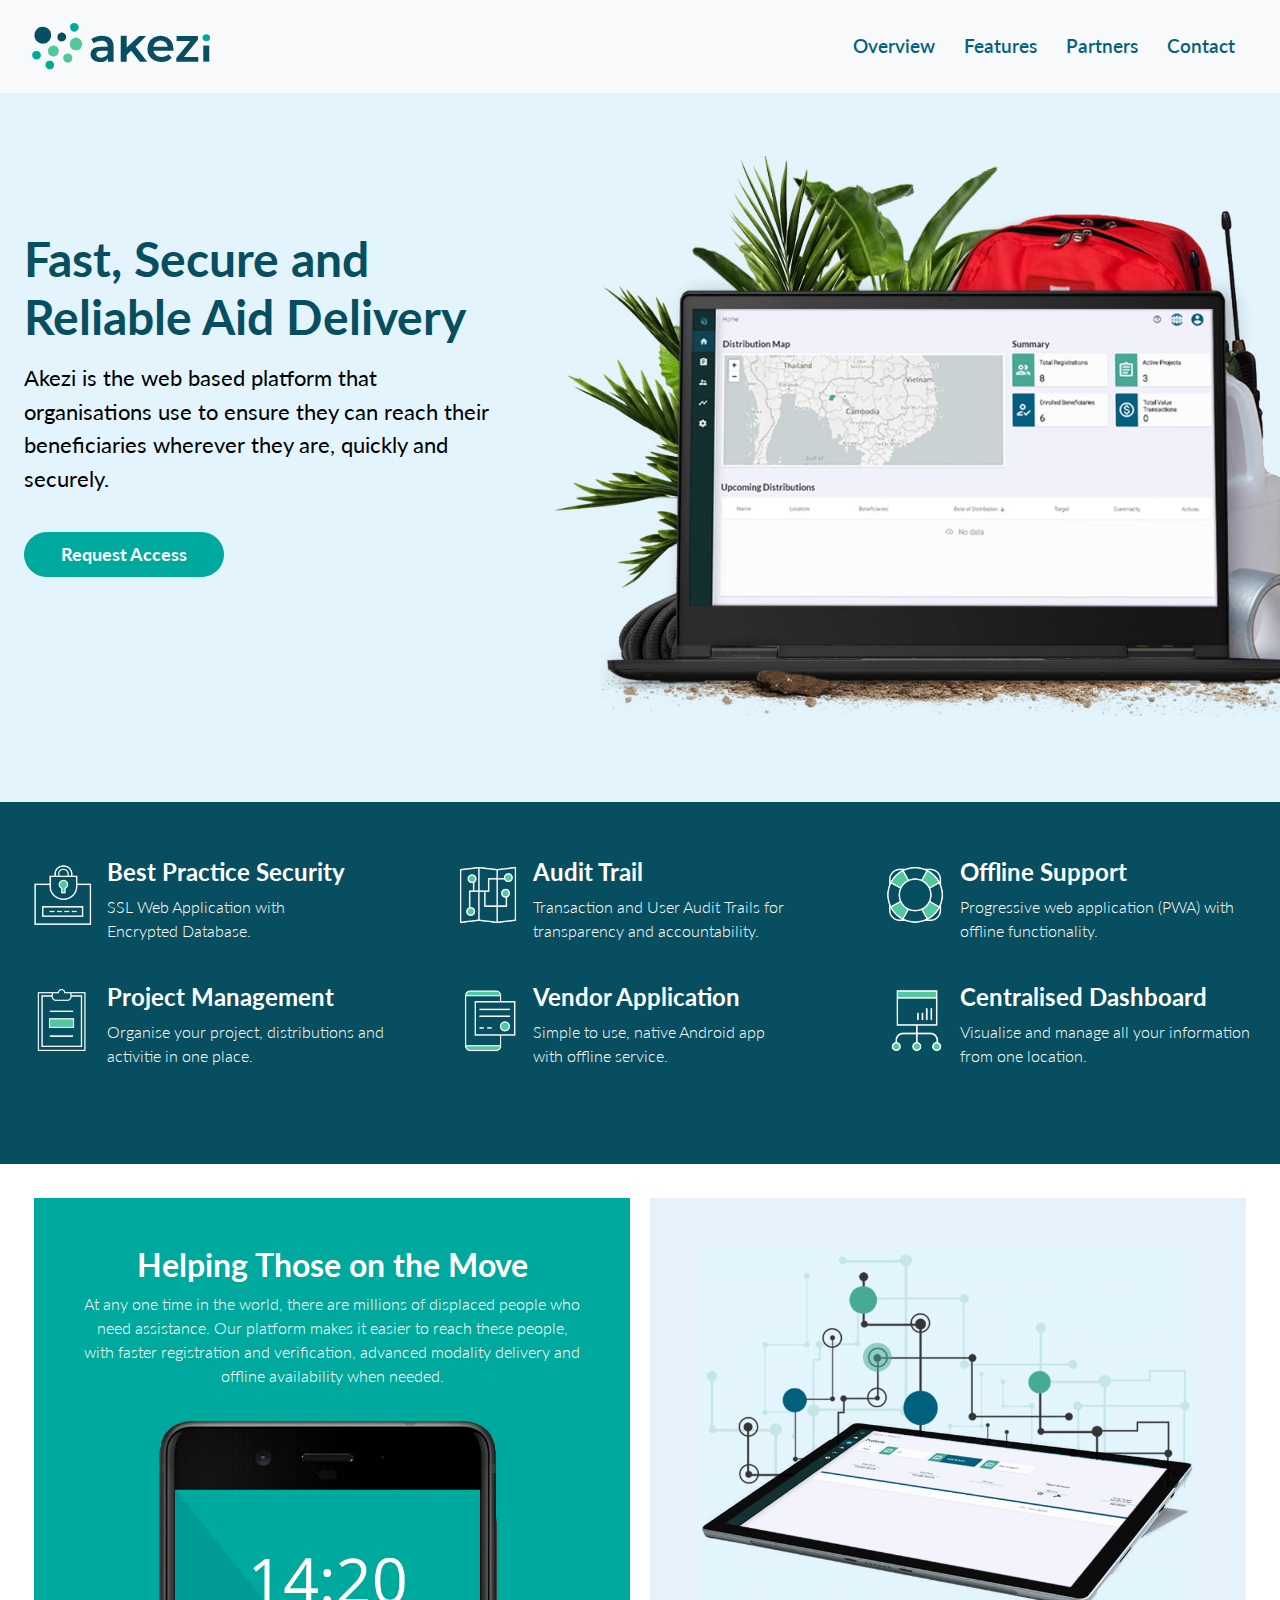
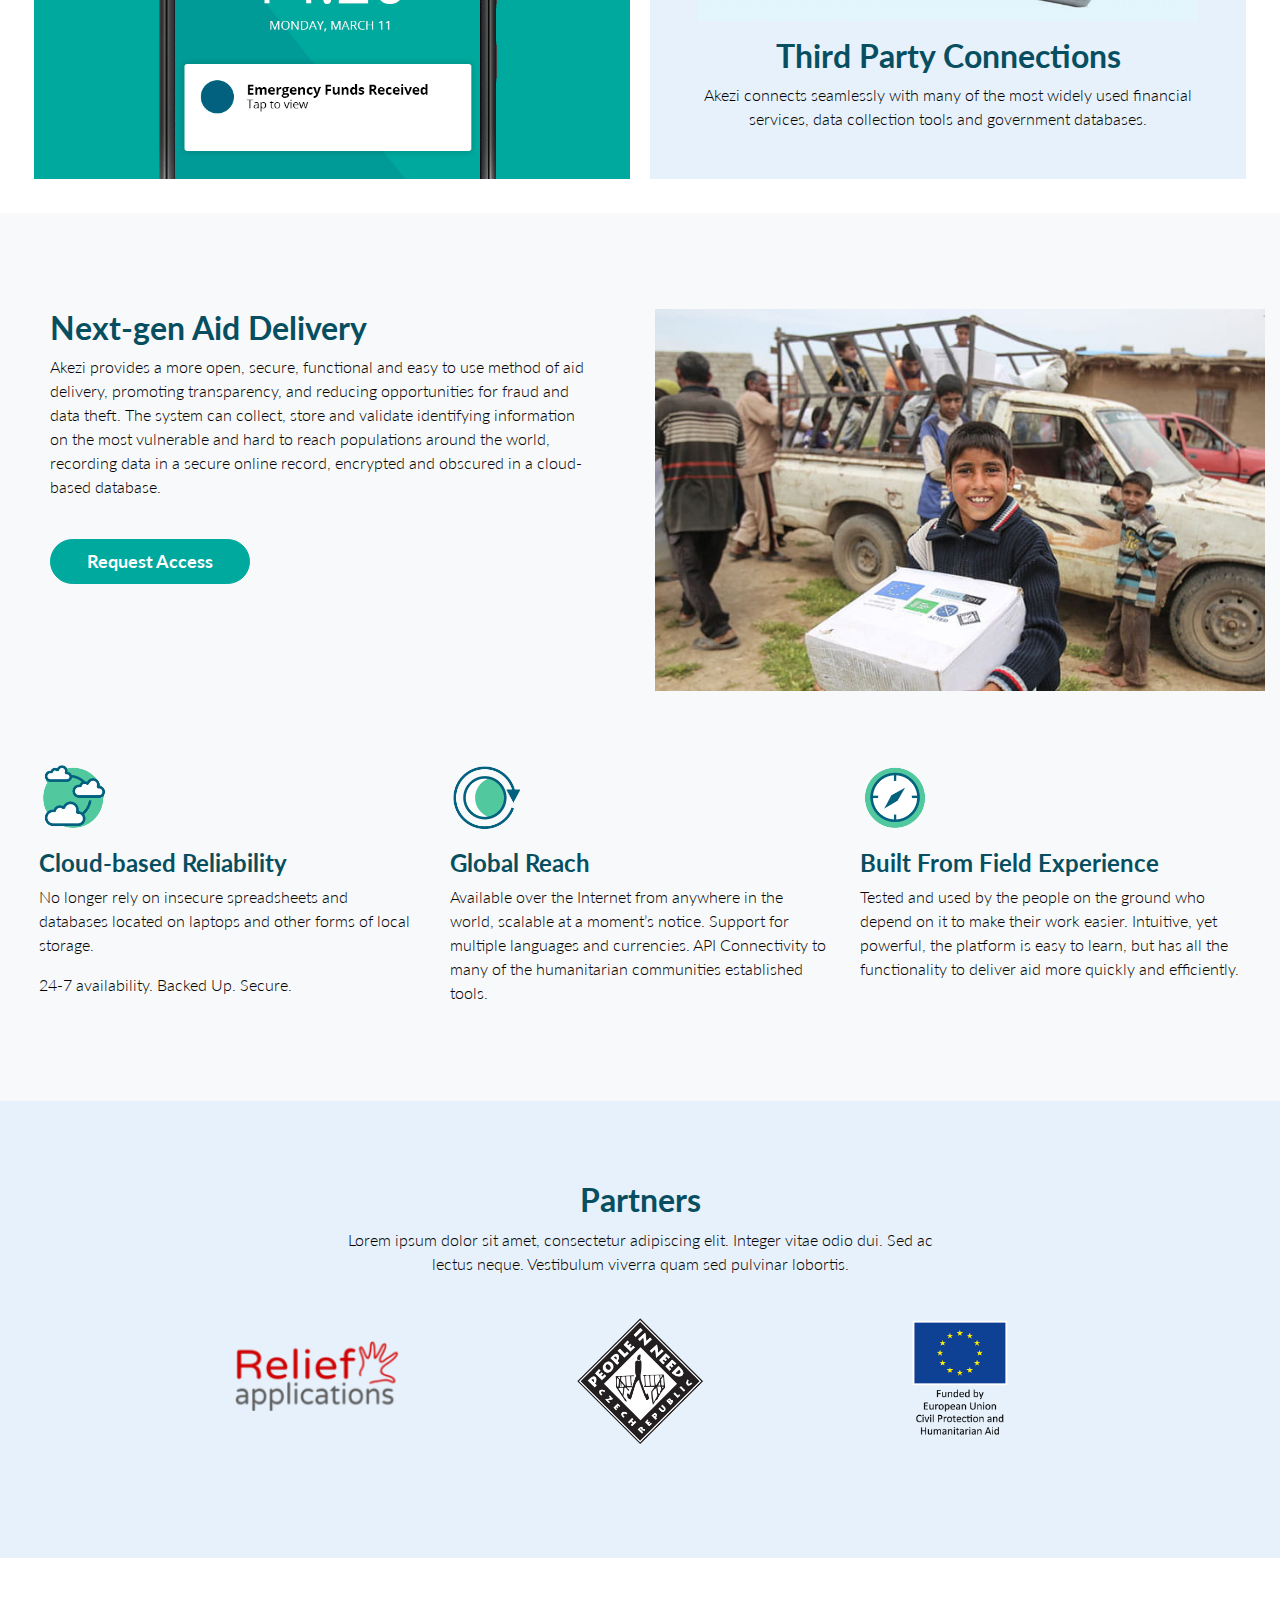
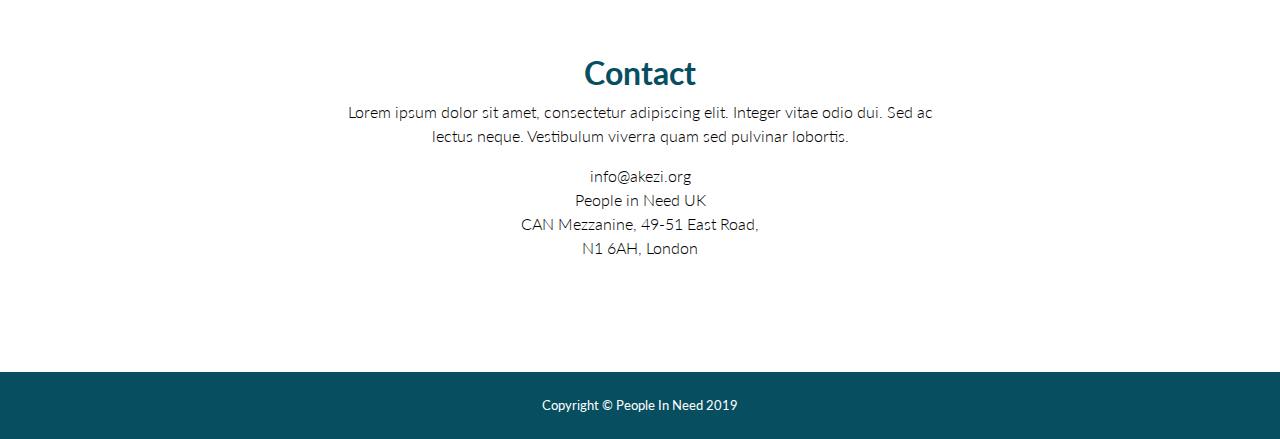
<file: index-1-2.html>
<!DOCTYPE html>
<html lang="en">

<head>

  <meta charset="utf-8">
  <meta name="viewport" content="width=device-width, initial-scale=1, shrink-to-fit=no">
  <meta name="description" content="">
  <meta name="author" content="">

  <title>BMS Template v0.3</title>

  <link href="https://fonts.googleapis.com/css?family=Lato:400,700" rel="stylesheet">

  <link href="https://stackpath.bootstrapcdn.com/bootstrap/4.3.1/css/bootstrap.min.css" rel="stylesheet" integrity="sha384-ggOyR0iXCbMQv3Xipma34MD+dH/1fQ784/j6cY/iJTQUOhcWr7x9JvoRxT2MZw1T" crossorigin="anonymous">

  <!-- Custom styles for this template -->
   <link href="css/bms.css" rel="stylesheet">

</head>

<body id="page-top">

  <!-- Navigation -->
  <nav class="navbar navbar-expand-lg navbar-light bg-light text-blue-dark fixed-top" id="mainNav">
    <div class="container">
      <a class="navbar-brand js-scroll-trigger" href="#page-top">
    <img src="img/logo-akezi.svg" width="200px">

      </a>
      <button class="navbar-toggler" type="button" data-toggle="collapse" data-target="#navbarResponsive" aria-controls="navbarResponsive" aria-expanded="false" aria-label="Toggle navigation">
        <span class="navbar-toggler-icon"></span>
      </button>
      <div class="collapse navbar-collapse" id="navbarResponsive">
       
        <ul class="navbar-nav ml-auto">
          <li class="nav-item">
            <a class="nav-link js-scroll-trigger" href="#about">Overview</a>
          </li>

          <li class="nav-item">
            <a class="nav-link js-scroll-trigger" href="#features">Features</a>
          </li>

<li class="nav-item">
            <a class="nav-link js-scroll-trigger" href="#partners">Partners</a>
          </li>

           <li class="nav-item">
            <a class="nav-link js-scroll-trigger" href="#contact">Contact</a>
          </li>
        </ul>

      </div>
    </div>
  </nav>

  <header class="hero bg-grey-light">
    <div class="container">

      <div class="row p-0">
<div class="col-md-5 py-4 px-4">
       <h1 class="mb-3">Fast, Secure and Reliable Aid&nbsp;Delivery</h1>
                <p>Akezi is the web based platform that organisations use to ensure they can reach their beneficiaries wherever they are, quickly and securely.
                </p>
                
        <p><a class="btn btn-lg active" href="#" role="button">Request Access</a></p>
    </div>
<div class="col-md-7 pb-3">
  <img src="img/hero-laptop-3.jpg" style=" max-width: 800px; margin-bottom: -30px;">
</div>
</div>
    </div>
  </header>

 <div class="bg-blue-dark m-0 py-2">

        <!-- Three columns of text below the carousel -->
        <div class="container marketing benefits"  data-spy="scroll" id="content-overview">
        <div class="row pt-5 pb-5">

          <div class="col-lg-4 col-md-6 pb-4">
<div class="row">
            <div class="col-3 px-0">
            <img src="img/img-security.png" width="100%" class="px-2">
          </div>
          <div class="col-9 float-left pl-0">
            <h4>Best Practice Security</h4>
            <p>SSL Web Application with Encrypted&nbsp;Database.<br>
</p>
          </div>
        </div>
          </div><!-- /.col-lg-4 -->

          <div class="col-lg-4 col-md-6 pb-4">
<div class="row">
            <div class="col-3 px-0">
          <img src="img/img-audit.png" width="100%" class="px-2">
          </div>
          <div class="col-9 text-left pl-0">
            <h4>Audit Trail</h4>
            <p>Transaction and User Audit Trails for transparency and accountability.</p>
     
          </div>
        </div>
          </div><!-- /.col-lg-4 -->
          <div class="col-lg-4 col-md-6 pb-4">
<div class="row">
            <div class="col-3 px-0">
          <img src="img/img-support.png" width="100%" class="px-2" >
          </div>
          <div class="col-9 text-left pl-0">
            <h4>Offline Support</h4>
            <p>Progressive web application (PWA) with offline functionality.</p>
     
          </div>
        </div>
          </div><!-- /.col-lg-4 -->
 
          <div class="col-lg-4 col-md-6 pb-4">
<div class="row">
            <div class="col-3 px-0">
          <img src="img/img-project.png" width="100%" class="px-2">
          </div>
          <div class="col-9 float-left pl-0">
            <h4>Project Management</h4>

            <p>Organise your project, distributions and activitie in one place.</p>
     
          </div>
        </div>
          </div><!-- /.col-lg-4 -->
          <div class="col-lg-4 col-md-6 pb-4">
<div class="row">
            <div class="col-3 px-0">
          <img src="img/img-vendor.png" width="100%" class="px-2">
          </div>
          <div class="col-9 text-left pl-0">
            <h4>Vendor Application</h4>
            <p>Simple to use, native Android app<br>
with offline service.<br>

</p>
     
          </div>
        </div>
          </div><!-- /.col-lg-4 -->
          <div class="col-lg-4 col-md-6 pb-4">
<div class="row">
            <div class="col-3 px-0">
       <img src="img/img-dash.png" width="100%" class="px-2">
          </div>
          <div class="col-9 text-left pl-0">
            <h4>Centralised Dashboard</h4>
            <p>Visualise and manage all your information from one location.</p>
     
          </div>
        </div>
          </div><!-- /.col-lg-4 -->
        </div><!-- /.row -->
        <!--End Second Row-->
</div>
</div>

  <section id="about" class="p-4">
    <div class="container">
      <div class="row text-center">
         <div class="col-lg-6 bg-teal text-white pt-5 
         px-5 pb-0 border border-white border-thick feature-box">
    <h2 class="text-white">Helping Those on the Move</h2>
          <p>
At any one time in the world, there are millions of displaced people who need assistance. Our platform makes it easier to reach these people, with faster registration and verification, advanced modality delivery and offline availability when needed.</p>
   
      <img src="img/hero-phone.png" width="100%" style="max-width: 500px;">

     
        </div>

     <div class="col-lg-6 bg-blue-light pt-5 px-5 border border-white border-thick feature-box">    
         <img src="img/img-tablet.png" width="100%" class="pb-3" style="max-width: 560px;">
          <h2>Third Party Connections</h2>
          <p>
Akezi connects seamlessly with many of the most widely used financial services, data collection tools and government databases.
</p>
      
     
        </div>

      </div>
    </div>
  </section>

  <section id="features" class="bg-light py-5">
    <div class="container">
      <div class="row py-5">
        <div class="col-lg-6 mx-auto features-intro">
          <h2>Next-gen Aid Delivery</h2>
          <p>
Akezi provides a more open, secure, functional and easy to use method of aid delivery, promoting transparency, and reducing opportunities for fraud and data theft. The system can collect, store and validate identifying information on the most vulnerable and hard to reach populations around the world, recording data in a secure online record, encrypted and obscured in a cloud-based database. 
</p><br>
<p><a class="btn btn-lg btn-primary" href="#" role="button">Request Access</a></p>

        </div>

 <div class="col-lg-6 mx-auto text-center" 
 style="border-bottom:0px #ccc solid;">
   <img src="img/img-delivery.jpg" alt="Aid Delivery" width="100%">
        </div>

      </div>


          <div class="row py-2 px-4">
            <div class="col-md-4 text-left pb-4" >
    <img src="img/img-clouds.png" width="70" class="py-3">
              <h4>Cloud-based Reliability</h4>
<p>No longer rely on insecure spreadsheets and databases located on laptops and other forms of local storage.</p>
  <p>24-7 availability. Backed Up. Secure.</p>
        
            </div>

               <div class="col-md-4 text-left pb-4" >
    <img src="img/img-global.png" width="70" class="py-3">

              <h4>Global Reach</h4>
<p>Available over the Internet from anywhere in the world, scalable at a moment’s notice. Support for multiple languages and currencies. API Connectivity to many of the humanitarian communities established tools.</p>
            </div>

            <div class="col-md-4 text-left pb-4">
     <img src="img/img-field.png" width="70" class="py-3">

              <h4>Built From Field Experience</h4>
<p>Tested and used by the people on the ground who depend on it to make their work easier. Intuitive, yet powerful, the platform is easy to learn, but has all the functionality to deliver aid more quickly and efficiently. </p>
            </div>
          </div>

    </div>
  </section>

 <section id="partners" class="bg-blue-light py-5">
    <div class="container pb-5 pt-4">
      <div class="row">
          <div class="col-md-3"></div>
        <div class="col-md-6 text-center py-2">
          <h2>Partners</h2>
    <p>Lorem ipsum dolor sit amet, consectetur adipiscing elit. Integer vitae odio dui. Sed ac lectus neque. Vestibulum viverra quam sed pulvinar lobortis. </p>
        </div>
        <div class="col-md-3"></div>
      </div>
        <div class="row">
          <div class="col-sm-2 text-center"></div>
           
             <div class="col-sm-2 text-center">
              <img class="my-3 pt-4" src="img/logo-relief-applications.png" alt="Relief Applications" width="170">
            </div>
<div class="col-sm-1 text-center"></div>

   <div class="col-sm-2 text-center">
              <img class="my-3 pt-0" src="img/logo-PIN.png" alt="People In Need" width="130">
            </div>


 <div class="col-sm-1 text-center"></div>
             <div class="col-sm-2 text-center">
              <img class="my-3 pt-0" src="img/logo-eu-ECHO.png" alt="ECHO" width="130">
            </div>

          <div class="col-sm-2 text-center"></div>
        </div>

      </div>
    </div>
  </section>


  <section id="contact" class="pt-5 py-5">
    <div class="container py-5">
      <div class="row">
        <div class="col-sm-6 mx-auto text-center">
          <h2>Contact</h2>
          <p>Lorem ipsum dolor sit amet, consectetur adipiscing elit. Integer vitae odio dui. Sed ac lectus neque. Vestibulum viverra quam sed pulvinar lobortis. </p>
          <p>
            info@akezi.org<br>
People in Need UK<br>
CAN Mezzanine,
49-51 East Road,<br>
N1 6AH, London


          </p>
        </div>
      </div>
    </div>
  </section>

  <!-- Footer -->
  <footer class="py-4 bg-blue-dark ">
    <div class="container">
      <p class="m-0 text-center text-white small">Copyright &copy; People In Need 2019</p>
    </div>
    <!-- /.container -->
  </footer>

  <!-- Bootstrap core JavaScript -->
  <script src="https://blackrockdigital.github.io/startbootstrap-scrolling-nav/vendor/jquery/jquery.min.js"></script>
  <script src="https://blackrockdigital.github.io/startbootstrap-scrolling-nav/vendor/bootstrap/js/bootstrap.bundle.min.js"></script>

  <!-- Plugin JavaScript -->
  <script src="https://blackrockdigital.github.io/startbootstrap-scrolling-nav/vendor/jquery-easing/jquery.easing.min.js"></script>

  <!-- Custom JavaScript for this theme -->
  <script src="https://blackrockdigital.github.io/startbootstrap-scrolling-nav/js/scrolling-nav.js"></script>

</body>

</html>
</file>
<file: css/bms.css>
body {
	color:#000;
  min-height: 75rem;
  widows: 3;
  font-family: 'Lato', sans-serif;
  background:#074f60;
  overflow-x: hidden;}

h1,h2,h3,h4 {color:#074f60;}

h1 {font-size: 3rem; color:#074f60; font-weight:700;}
h2 {color:#074f60; font-weight:700;}
h3 {color:#074f60; font-weight:700;}
h4 {font-size:1.5rem; font-weight:700;}

p {font-size: 1rem; line-height: 1.5em; font-weight: 300;}

header { padding: 156px 0 100px; overflow: hidden;}

section {background: #fff; padding: 150px 0; overflow: hidden;}

.strong {font-weight: 900;}

.bg-black {background: #000;}
.bg-green {background:#51c89e;}
.bg-teal {background:#00a99d;}

.bg-grey-light {background: #eee;}
.bg-blue-dark {background:#074f60; color:#fff;}
.bg-blue-dark h4 {color:#fff;}
.bg-blue-light {background: #e7f1fb;}

.text-blue-dark {color:#02617f;}
.text-black {color:#000;}

.text-shadow {text-shadow: 1px 2px #000;}

.border-thick {border: #fff solid 10px !important;}

.btn, .btn:hover, .btn:active {background:#00a99d; border:1px solid #00a99d; color:#fff;}
.btn-lg {border-radius: 100px; padding: 8px 36px; font-size: 18px; font-weight: 700;}

.btn-clean {background: none; border: 0px;}

.px-9 {padding: 0 4rem;}

.feature-box {min-height: 500px;}

.navbar {background:#fff; color: #000;}
.navbar-brand {margin-left:-10px;}
.navbar-nav {font-size: 1.2rem;}
.navbar-nav a {color:#02617f !important; font-weight: 600;}
.nav-link.active {color:#000 !important;}

.features-intro {text-align: center; padding: 0px 50px 50px;}

.feature-box {max-height: 660px; overflow: hidden;}

.benefits img {max-width: 90px; float:right;} 

.container {max-width: 1280px;}

.hero {background:#e3f4fc; min-height: 550px; margin-bottom: 0; text-align: left;}

.hero h1 {font-size: 3rem; margin-top: 50px; } 

.hero p {font-size: 1.4rem; font-weight: normal; padding-bottom: 20px;}


@media (max-width: 992px) {
  .row {margin: 0 !important;}
  #about {padding-right: 0 !important; padding-left: 0 !important;}
.feature-box {min-height:550px; padding:20px !important;}
#about img {width: 90% !important; position: absolute; bottom: 0;
    left: -9999px;
    right: -9999px;
    margin: auto;}
}

@media (min-width: 992px) {
.navbar-expand-lg .navbar-nav .nav-link {padding-left: 0.9rem; padding-right: 0.9rem; }
.features-intro {text-align: left;}
}


@media (max-width: 992px) {
  .hero {min-height: 550px; margin-bottom: 0; text-align: center !important;}
  .hero h1 {font-size: 2.6rem; margin-top: 20px; } 
  .hero p {font-size: 1.1rem; }}


@media (max-width: 450px) {.hero img {margin-left:-20%;}}


/*
 * Bootstrap Cookie Alert by Wruczek
 * https://github.com/Wruczek/Bootstrap-Cookie-Alert
 * Released under MIT license
 */
 .cookiealert {
  position: fixed;
  bottom: 0;
  left: 0;
  width: 100%;
  margin: 0 !important;
  z-index: 999;
  opacity: 0;
  border-radius: 0;
  transform: translateY(100%);
  transition: all 500ms ease-out;
  color: #ecf0f1;
  background: #000;
  font-size: 0.9rem;
  line-height: 1.8rem;
}

.cookiealert.show {
  opacity: 1;
  transform: translateY(0%);
  transition-delay: 1000ms;
}

.cookiealert button {margin:3px; }


.cookiealert a {
  text-decoration: underline;
  color: #fff !important;
}

.cookiealert .acceptcookies {
  margin-left: 10px;
  vertical-align: baseline;
}
</file>
